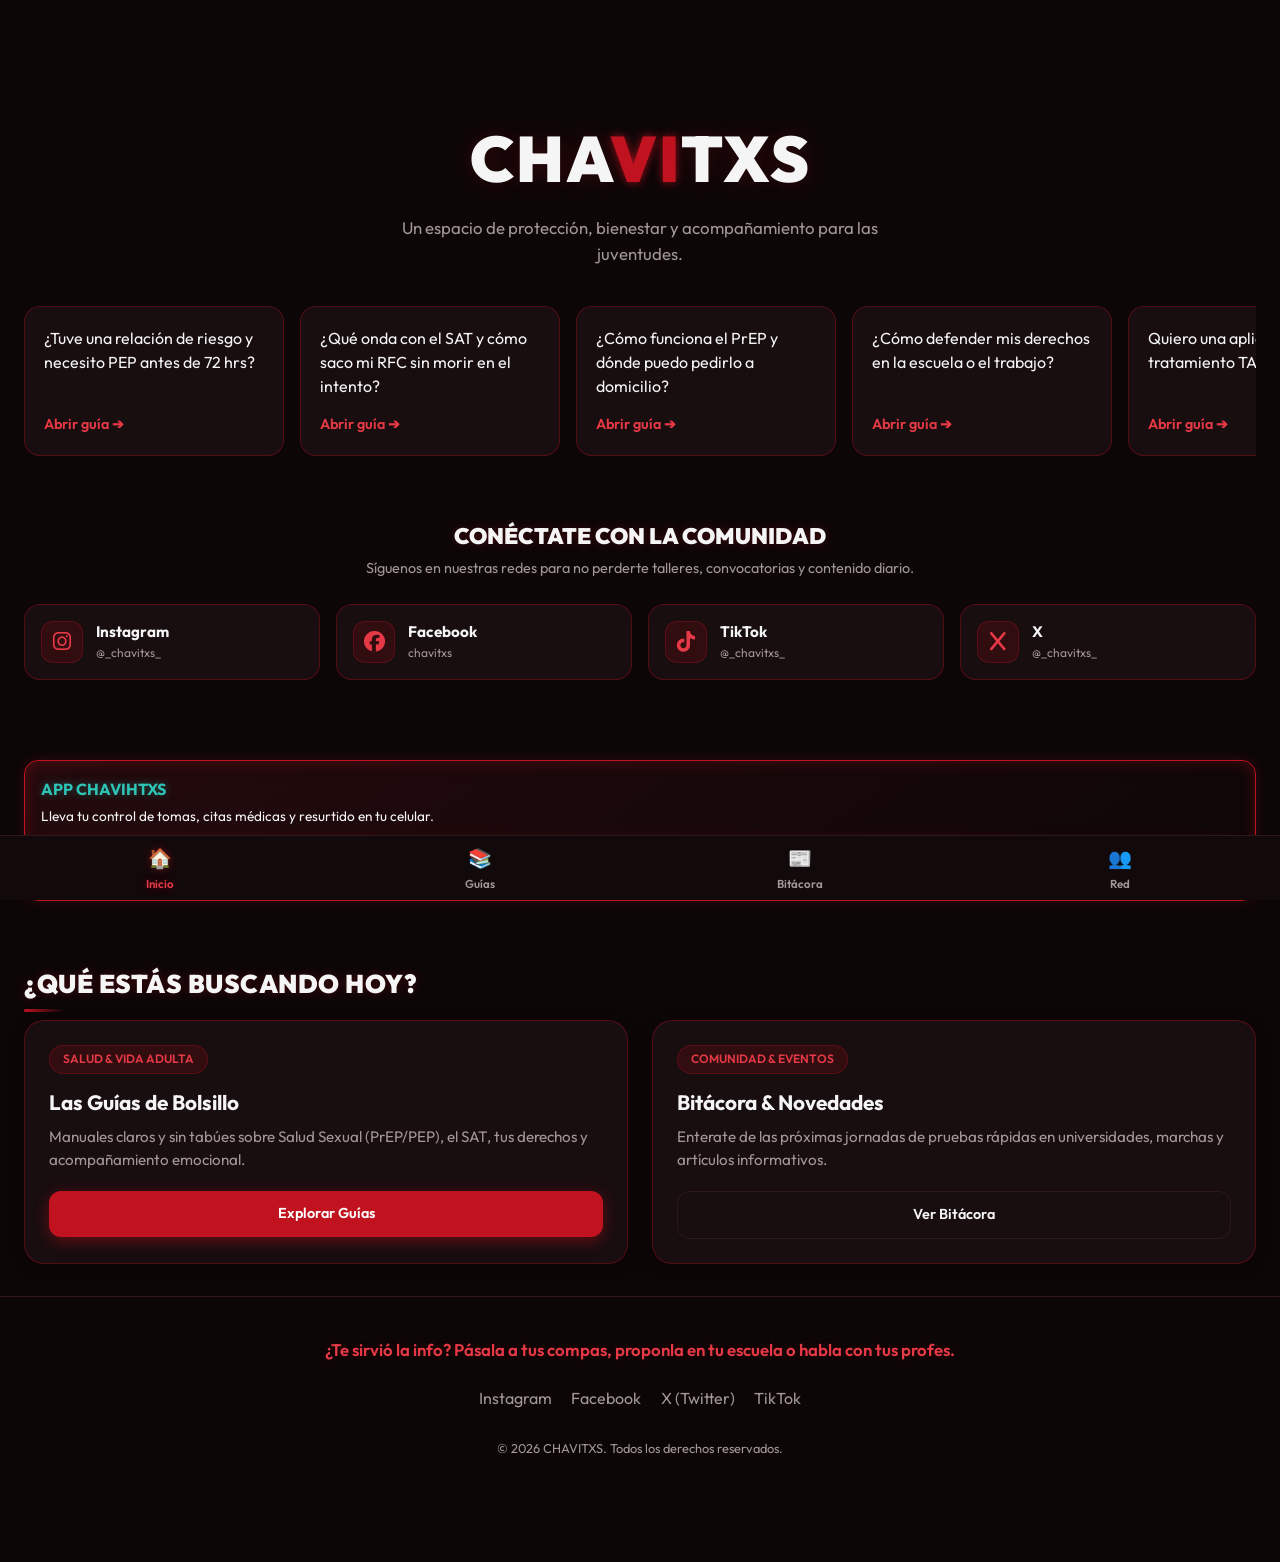
<file: index.html>
<!DOCTYPE html>
<html lang="es">
<head>
    <meta charset="UTF-8">
    <meta name="viewport" content="width=device-width, initial-scale=1.0">
    <title>CHAVITXS | Bienestar y Acompañamiento</title>
    <link rel="stylesheet" href="style.css">
    <link rel="preconnect" href="https://fonts.googleapis.com">
    <link rel="preconnect" href="https://fonts.gstatic.com" crossorigin>
    <link href="https://fonts.googleapis.com/css2?family=Outfit:wght@400;600;800;900&display=swap" rel="stylesheet">
    <link rel="stylesheet" href="https://cdnjs.cloudflare.com/ajax/libs/font-awesome/6.5.1/css/all.min.css">
    <link rel="icon" type="image/png" href="icon-512.png">
</head>
<body class="home-page">

    <!-- Header Fijo Superior -->
    <header class="main-header">
        <div class="logo">CHA<span class="highlight-vih">VI</span>TXS</div>
    </header>

    <main>
        <!-- MÓDULO A: Bienvenida y Carrusel Interactivo -->
        <section class="hero-section">
            <h1 class="hero-title">CHA<span class="highlight-vih">VI</span>TXS</h1>
            <p class="hero-slogan">Un espacio de protección, bienestar y acompañamiento para las juventudes.</p>

            <!-- Carrusel Automático de Preguntas Redirige a Páginas Dedicadas -->
            <div class="carousel-container">
                <div class="carousel-track" id="carouselTrack">
                    <a href="guias.html#pep" class="carousel-card">
                        <span>¿Tuve una relación de riesgo y necesito PEP antes de 72 hrs?</span>
                        <div class="card-btn">Abrir guía ➔</div>
                    </a>
                    <a href="guias.html#sat" class="carousel-card">
                        <span>¿Qué onda con el SAT y cómo saco mi RFC sin morir en el intento?</span>
                        <div class="card-btn">Abrir guía ➔</div>
                    </a>
                    <a href="guias.html#prep" class="carousel-card">
                        <span>¿Cómo funciona el PrEP y dónde puedo pedirlo a domicilio?</span>
                        <div class="card-btn">Abrir guía ➔</div>
                    </a>
                    <a href="guias.html#derechos" class="carousel-card">
                        <span>¿Cómo defender mis derechos en la escuela o el trabajo?</span>
                        <div class="card-btn">Abrir guía ➔</div>
                    </a>
                        <a href="guias.html#derechos" class="carousel-card">
                        <span>Quiero una aplicación para mi tratamiento TAR/PrEP</span>
                        <div class="card-btn">Abrir guía ➔</div>
                    </a>

                </div>
            </div>
        </section>

        <!-- SECCIÓN: Redes Sociales -->

       <section class="social-section">
    <h2 class="social-title">Conéctate con la Comunidad</h2>
    <p class="social-subtitle">Síguenos en nuestras redes para no perderte talleres, convocatorias y contenido diario.</p>
    
    <div class="social-grid">
        <a href="https://www.instagram.com/_chavitxs_/" target="_blank" class="social-card instagram">
            <div class="social-icon">
                <i class="fa-brands fa-instagram"></i>
            </div>
            <div class="social-info">
                <strong>Instagram</strong>
                <span>@_chavitxs_</span>
            </div>
        </a>

         <a href="https://www.facebook.com/people/Chavitxs/61594151217299/?locale=es_LA" target="_blank" class="social-card facebook">
            <div class="social-icon">
                <i class="fa-brands fa-facebook"></i>
            </div>
            <div class="social-info">
                <strong>Facebook</strong>
                <span>chavitxs</span>
            </div>
        </a>
        
        <a href="https://tiktok.com/@_chavitxs_?_r=1&_t=ZS-99bk2Ks4fkD" target="_blank" class="social-card tiktok">
            <div class="social-icon">
                <i class="fa-brands fa-tiktok"></i>
            </div>
            <div class="social-info">
                <strong>TikTok</strong>
                <span>@_chavitxs_</span>
            </div>
             <a href="https://x.com/_chavitxs_" target="_blank" class="social-card x">
            <div class="social-icon">
                <i class="fa-brands fa-x"></i>
            </div>
            <div class="social-info">
                <strong>X</strong>
                <span>@_chavitxs_</span>
            </div>
        </a>

    </div>

</section>

        <section class="section-container">
            <div class="pwa-box">  
                <h4>APP CHAVIHTXS</h4>  
                <p>Lleva tu control de tomas, citas médicas y resurtido en tu celular.</p>  
                <a href="https://chavitxscontactoficial-dot.github.io/CHAVIHTXS/" class="btn-primary">Abrir PWA de Salud</a>  
            </div>
        </section>

        <!-- Accesos Rápidos Principales -->
        <section class="section-container">
            <h2 class="section-title">¿Qué estás buscando hoy?</h2>
            <div class="grid-cards">
                
                <article class="info-card">
                    <span class="card-tag">Salud & Vida Adulta</span>
                    <h3>Las Guías de Bolsillo</h3>
                    <p>Manuales claros y sin tabúes sobre Salud Sexual (PrEP/PEP), el SAT, tus derechos y acompañamiento emocional.</p>
                    <a href="guias.html" class="btn-primary">Explorar Guías</a>
                </article>

                <article class="info-card">
                    <span class="card-tag">Comunidad & Eventos</span>
                    <h3>Bitácora & Novedades</h3>
                    <p>Enterate de las próximas jornadas de pruebas rápidas en universidades, marchas y artículos informativos.</p>
                    <a href="bitacora.html" class="btn-secondary">Ver Bitácora</a>
                </article>

            </div>
        </section>
    </main>

    <!-- FOOTER / CTA -->
    <footer class="main-footer">
        <p class="cta-text">¿Te sirvió la info? Pásala a tus compas, proponla en tu escuela o habla con tus profes.</p>
        <div class="social-links">
            <a href="https://www.instagram.com/_chavitxs_/">Instagram</a>
            <a href="https://www.facebook.com/people/Chavitxs/61594151217299/?locale=es_LA">Facebook</a>
            <a href="https://x.com/_chavitxs_">X (Twitter)</a>
            <a href="https://www.tiktok.com/@_chavitxs_?_r=1&_t=ZS-99bk2Ks4fkD">TikTok</a>
        </div>
        <p class="copy">© 2026 CHAVITXS. Todos los derechos reservados.</p>
    </footer>

    <!-- NAVBAR INFERIOR (Mapeado a las subpáginas reales) -->
    <nav class="bottom-nav">
        <a href="index.html" class="nav-item active">
            <span class="nav-icon">🏠</span>
            <span class="nav-label">Inicio</span>
        </a>
        <a href="guias.html" class="nav-item">
            <span class="nav-icon">📚</span>
            <span class="nav-label">Guías</span>
        </a>
        <a href="bitacora.html" class="nav-item">
            <span class="nav-icon">📰</span>
            <span class="nav-label">Bitácora</span>
        </a>
        <a href="red.html" class="nav-item">
            <span class="nav-icon">👥</span>
            <span class="nav-label">Red</span>
        </a>
    </nav>

    <script src="script.js"></script>
</body>
</html>
</file>
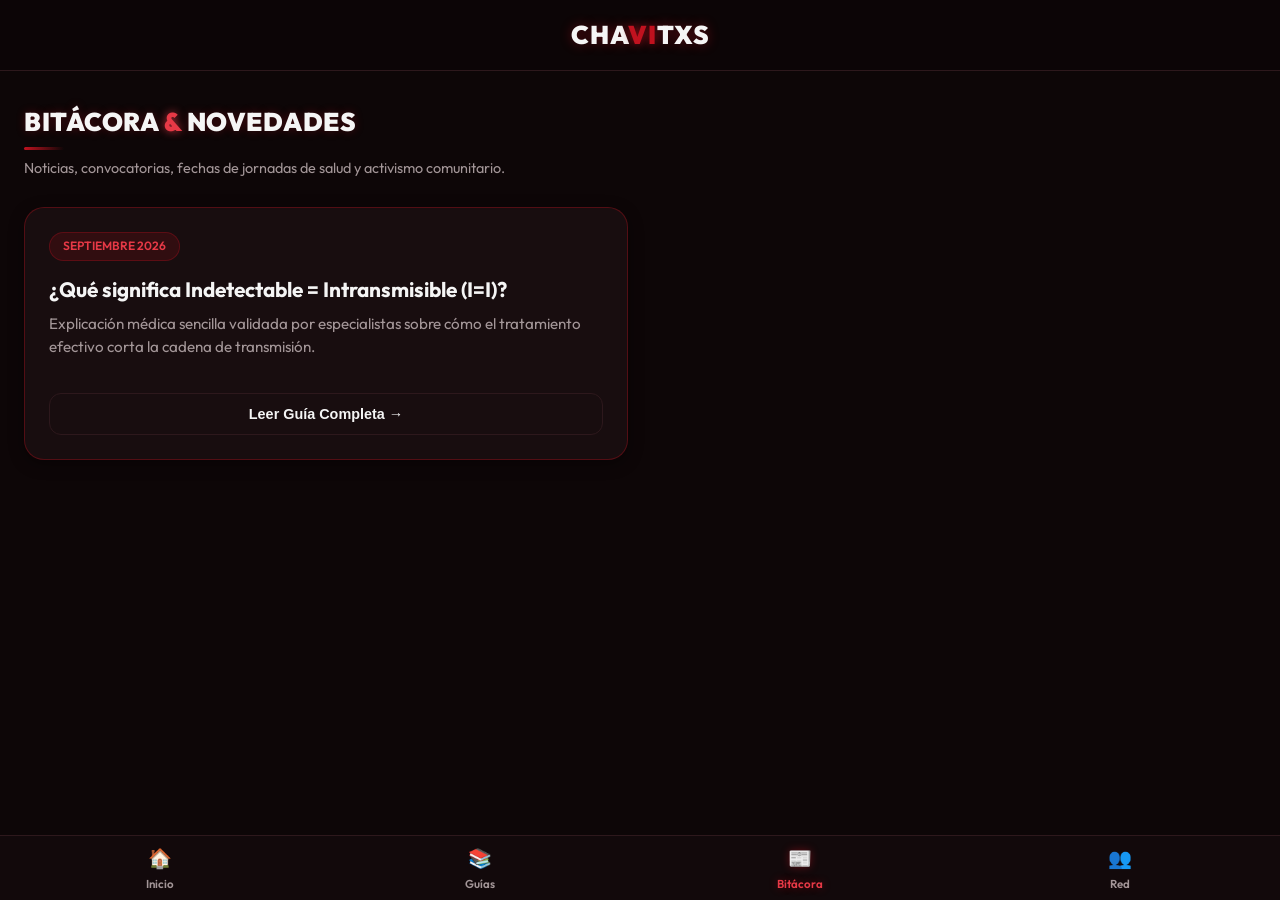
<file: bitacora.html>
<!DOCTYPE html>
<html lang="es">
<head>
    <meta charset="UTF-8">
    <meta name="viewport" content="width=device-width, initial-scale=1.0">
    <title>Bitácora & Novedades | CHAVITXS</title>
    <link rel="stylesheet" href="style.css">
    <link rel="preconnect" href="https://fonts.googleapis.com">
    <link rel="preconnect" href="https://fonts.gstatic.com" crossorigin>
    <link href="https://fonts.googleapis.com/css2?family=Outfit:wght@400;600;800;900&display=swap" rel="stylesheet">
    <link rel="icon" type="image/png" href="icon-512.png">
</head>
<body>

    <header class="main-header">
        <div class="logo">CHA<span class="highlight-vih">VI</span>TXS</div>
    </header>

    <main class="section-container">
        <h1 class="section-title">Bitácora <span class="accent">&</span> Novedades</h1>
        <p class="sub-subtitle">Noticias, convocatorias, fechas de jornadas de salud y activismo comunitario.</p>

        <div class="grid-cards">

            <article class="blog-card">
                <span class="blog-date">Septiembre 2026</span>
                <h3>¿Qué significa Indetectable = Intransmisible (I=I)?</h3>
                <p>Explicación médica sencilla validada por especialistas sobre cómo el tratamiento efectivo corta la cadena de transmisión.</p>
                <button onclick="mostrar-Guia('detalle-INDETECTABLE')" class="btn-secondary" style="margin-top: 15px; cursor: pointer;">
                    Leer Guía Completa →
                </button>
            </article>
        </div>
    </main>
    <!-- ================= PLANTILLA DE GUÍA DE BOLSILLO (Copia esto para cada nueva guía) ================= -->
    <div id="detalle-INDETECTABLE" style="display: none;">
      <!-- Botón para regresar a la lista general -->
      <button onclick="mostrarLista()" class="btn-secondary" style="margin-bottom: 20px; cursor: pointer; background: transparent; border: 1px solid rgba(255,255,255,0.2); color: #fff; padding: 8px 15px; border-radius: 8px;">
        ← Volver a las guías
      </button>

      <!-- Categoría (Ej: Salud Sexual, Vida Adulta, Protección) -->
      <span class="card-tag">Salud Sexual</span>
      
      <!-- Título Principal de la Guía -->
      <h1 class="section-title" style="text-align: left; font-size: 2rem; margin-top: 10px;">¿Qué significa ser Indetectable = Intransmisible (I=I) </h1>
      
      <!-- Subtítulo o Descripción Breve -->
      <p class="sub-subtitle" style="text-align: left; margin-bottom: 30px;">Cuando empezamos a hablar de VIH, uno de los primeros términos con los que nos encontramos es la indetectabilidad. Pero, ¿qué significa realmente en el día a día?</p>

      <!-- Contenedor de Preguntas Frecuentes (Acordeón) -->
      <div class="content-body" style="background: rgba(255,255,255,0.03); padding: 25px; border-radius: 12px; border: 1px solid rgba(255,255,255,0.08);">
          
          <!-- Pregunta 1 -->
          <details style="margin-bottom: 15px; border-bottom: 1px solid rgba(255,255,255,0.1); padding-bottom: 15px;">
              <summary style="color: #fff; font-weight: 600; cursor: pointer; font-size: 1.05rem;">
                (I=I)
              </summary>
              <p style="color: #ccc; line-height: 1.6; margin-top: 10px; padding-left: 10px;">
                Llegar a la indetectabilidad es uno de los principales objetivos cuando una persona inicia su Tratamiento Antirretroviral (TAR).

Para entenderlo mejor, vale la pena recordar cómo actúa el virus en el sistema inmunológico (te recomendamos echarle un ojo a nuestro artículo ¿Qué es el VIH? para profundizar). En resumen: a la cantidad de copias del virus presentes en la sangre la conocemos como carga viral.

Alcanzamos la indetectabilidad cuando esa carga viral se reduce a niveles tan bajos que las pruebas de laboratorio estándar ya no logran detectarla. Y aquí viene lo más importante: diversos estudios respaldados por la OMS han demostrado que, al mantener la carga viral indetectable de forma continua, la probabilidad de transmitir el virus por vía sexual es cero.
De ahí nace la fórmula I=I: Indetectable = Intransmisible.

Este hallazgo reafirma que puedes continuar con tu vida, tus planes y tu sexualidad de forma plena y tranquila. La única diferencia es que ahora sumas a tu rutina ciertos cuidados diarios que valen al cien por cien la pena para apapachar a tu cuerpo.
              </p>
          </details>

          <!-- Pregunta 2 -->
          <details style="margin-bottom: 15px; border-bottom: 1px solid rgba(255,255,255,0.1); padding-bottom: 15px;">
              <summary style="color: #fff; font-weight: 600; cursor: pointer; font-size: 1.05rem;">
                Lo que debes tener en cuenta al llegar a la indetectabilidad
              </summary>
              <p style="color: #ccc; line-height: 1.6; margin-top: 10px; padding-left: 10px;">
                I=I no es una cura: Estar indetectable no significa que el virus haya desaparecido por completo de tu cuerpo ni que debas suspender el tratamiento.

La constancia es la clave: Para mantenerte indetectable y proteger tu salud a largo plazo, es indispensable tomar tu tratamiento antirretroviral todos los días, sin interrupciones.

Seguimiento médico: Mantener al día tus análisis de laboratorio de rutina y tus consultas médicas asegurará que tu tratamiento siga funcionando al máximo.
              </p>
          </details>

          <!-- Pregunta 3 (Puedes duplicar este bloque <details> las veces que necesites) -->
          <details style="padding-bottom: 5px;">
              <summary style="color: #fff; font-weight: 600; cursor: pointer; font-size: 1.05rem;">
               Fuentes:
              </summary>
              <p style="color: #ccc; line-height: 1.6; margin-top: 10px; padding-left: 10px;">
                Estudio HPTN 052 (2011 - 2016): Fue el primer ensayo clínico multinacional en demostrar que el tratamiento antirretroviral temprano reduce el riesgo de transmisión sexual del VIH en parejas serodiscordantes (donde una persona vive con VIH y la otra no).Estudios PARTNER 1 y PARTNER 2 (2016 - 2019): Analizaron decenas de miles de actos sexuales sin condón entre parejas heterosexuales y parejas de hombres que tienen sexo con hombres (HSH) donde la pareja con VIH se mantenía indetectable. El resultado: cero transmisiones del virus.Estudio Opposites Attract (2017): Realizado en Australia, Tailandia y Brasil con parejas de hombres serodiscordantes, confirmó de manera concluyente que no existe transmisión del VIH cuando la carga viral está suprimida a niveles indetectables.Directrices y Notas Científicas de la OMS (2023): La Organización Mundial de la Salud reafirmó oficialmente que las personas que logran y mantienen una carga viral indetectable tienen un riesgo nulo de transmitir el VIH a sus parejas sexuales.
              </p>
          </details>

      </div>
    </div>


    <!-- Bottom Nav Activo en Bitácora -->
    <nav class="bottom-nav">
        <a href="index.html" class="nav-item">
            <span class="nav-icon">🏠</span>
            <span class="nav-label">Inicio</span>
        </a>
        <a href="guias.html" class="nav-item">
            <span class="nav-icon">📚</span>
            <span class="nav-label">Guías</span>
        </a>
        <a href="bitacora.html" class="nav-item active">
            <span class="nav-icon">📰</span>
            <span class="nav-label">Bitácora</span>
        </a>
        <a href="red.html" class="nav-item">
            <span class="nav-icon">👥</span>
            <span class="nav-label">Red</span>
        </a>
    </nav>

</body>
</html>
</file>
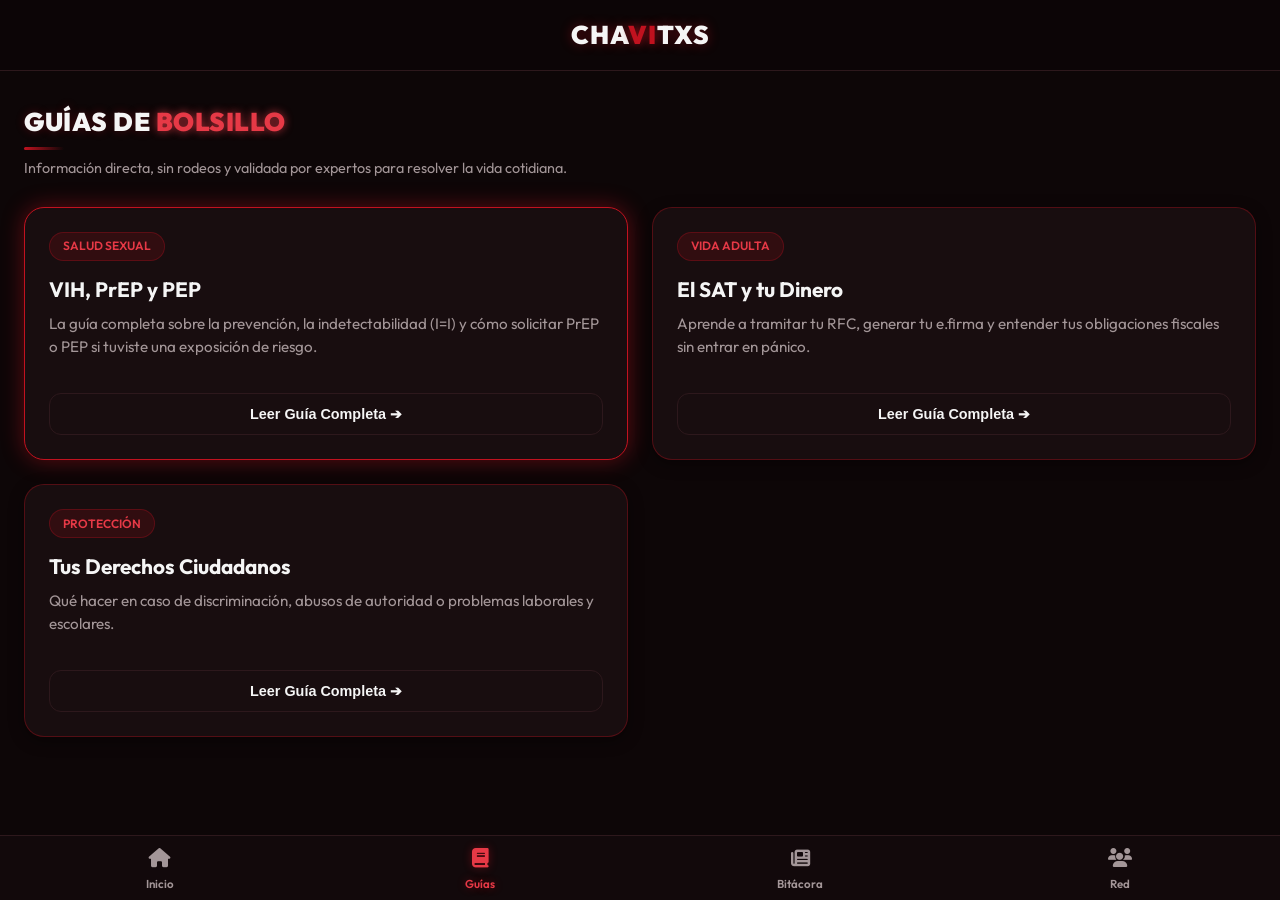
<file: guias.html>
<!DOCTYPE html>
<html lang="es">
<head>
    <meta charset="UTF-8">
    <meta name="viewport" content="width=device-width, initial-scale=1.0">
    <title>Guías de Bolsillo | CHAVITXS</title>
    <link rel="stylesheet" href="style.css">
    <link rel="stylesheet" href="https://cdnjs.cloudflare.com/ajax/libs/font-awesome/6.5.1/css/all.min.css">
    <link href="https://fonts.googleapis.com/css2?family=Outfit:wght@400;600;800;900&display=swap" rel="stylesheet">
</head>
<body>

  <header class="main-header">
    <div class="logo">CHA<span class="highlight-vih">VI</span>TXS</div>
  </header>

  <main class="section-container">

    <!-- ================= VISTA 1: LA LISTA DE GUÍAS ================= -->
    <div id="vista-lista">
      <h1 class="section-title">Guías de <span class="accent">Bolsillo</span></h1>
      <p class="sub-subtitle">Información directa, sin rodeos y validada por expertos para resolver la vida cotidiana.</p>

      <div class="grid-cards">
        <!-- Tarjeta VIH, PrEP y PEP -->
        <article id="prep" class="info-card highlight-card">
          <span class="card-tag">Salud Sexual</span>
          <h3>VIH, PrEP y PEP</h3>
          <p>La guía completa sobre la prevención, la indetectabilidad (I=I) y cómo solicitar PrEP o PEP si tuviste una exposición de riesgo.</p>
          <!-- Botón que cambia de vista en el mismo HTML -->
          <button onclick="mostrarGuia('detalle-vih')" class="btn-secondary" style="margin-top: 15px; cursor: pointer;">
            Leer Guía Completa ➔
          </button>
        </article>

        <article id="sat" class="info-card">
          <span class="card-tag">Vida Adulta</span>
          <h3>El SAT y tu Dinero</h3>
          <p>Aprende a tramitar tu RFC, generar tu e.firma y entender tus obligaciones fiscales sin entrar en pánico.</p>
          <!-- Cambiamos el enlace antiguo por el disparador de la función -->
          <button onclick="mostrarGuia('detalle-sat')" class="btn-secondary" style="margin-top: 15px; cursor: pointer;">
          Leer Guía Completa ➔
          </button>
        </article>

        <article id="derechos" class="info-card">
          <span class="card-tag">Protección</span>
          <h3>Tus Derechos Ciudadanos</h3>
          <p>Qué hacer en caso de discriminación, abusos de autoridad o problemas laborales y escolares.</p>
          <!-- Botón que activa la vista detallada de derechos -->
          <button onclick="mostrarGuia('detalle-derechos')" class="btn-secondary" style="margin-top: 15px; cursor: pointer;">
            Leer Guía Completa ➔
          </button>
        </article>
       
      </div>
    </div>

<!-- ===================================================
 VISTA 2: SALUDD SEXUAL.- EL DETALLE DE LA GUÍA (Oculto al inicio)
 =================================================== -->

    <div id="detalle-vih" style="display: none;">
      <!-- Botón para regresar a la lista de guías -->
      <button onclick="mostrarLista()" class="btn-secondary" style="margin-bottom: 20px; cursor: pointer; background: transparent; border: 1px solid rgba(255,255,255,0.2); color: #fff; padding: 8px 15px; border-radius: 8px;">
        ← Volver a las guías
      </button>

      <span class="card-tag">Salud Sexual</span>
      <h1 class="section-title" style="text-align: left; font-size: 2rem; margin-top: 10px;">VIH, PrEP y PEP</h1>
      <p class="sub-subtitle" style="text-align: left; margin-bottom: 30px;">La guía completa sobre la prevención, la indetectabilidad (I=I) y cómo solicitar PrEP o PEP si tuviste una exposición de riesgo.</p>

      <!-- AQUÍ PEGATELO -->
      <div class="content-body" style="background: rgba(255,255,255,0.03); padding: 25px; border-radius: 12px; border: 1px solid rgba(255,255,255,0.08);">
          
          <details style="margin-bottom: 15px; border-bottom: 1px solid rgba(255,255,255,0.1); padding-bottom: 15px;">
              <summary style="color: #fff; font-weight: 600; cursor: pointer; font-size: 1.05rem;">
                ¿Qué es el VIH y qué significa que sea Indetectable = Intransmisible (I=I)?
              </summary>
              <p style="color: #ccc; line-height: 1.6; margin-top: 10px; padding-left: 10px;">
                El Virus de la Inmunodeficiencia Humana (VIH) afecta las células del sistema inmunitario. Hoy en día, gracias a la ciencia, una persona con VIH que toma su tratamiento antirretroviral de forma correcta y mantiene su carga viral indetectable en la sangre <strong>no puede transmitir el virus por vía sexual (I=I)</strong>.
              </p>
          </details>

          <details style="margin-bottom: 15px; border-bottom: 1px solid rgba(255,255,255,0.1); padding-bottom: 15px;">
              <summary style="color: #fff; font-weight: 600; cursor: pointer; font-size: 1.05rem;">
                ¿Qué es la PrEP y cómo funciona para prevenirlo?
              </summary>
              <p style="color: #ccc; line-height: 1.6; margin-top: 10px; padding-left: 10px;">
                Es la Profilaxis Pre-Exposición. Consiste en el uso de medicamentos antirretrovirales por parte de personas <em>sin</em> VIH antes de una posible exposición para reducir drásticamente las probabilidades de contraer el virus.
              </p>
          </details>

          <details style="margin-bottom: 15px; border-bottom: 1px solid rgba(255,255,255,0.1); padding-bottom: 15px;">
              <summary style="color: #fff; font-weight: 600; cursor: pointer; font-size: 1.05rem;">
                ¿Tuve una relación de riesgo, qué es la PEP y a qué hora debo tomarla?
              </summary>
              <p style="color: #ccc; line-height: 1.6; margin-top: 10px; padding-left: 10px;">
                La PEP (Profilaxis Post-Exposición) es un tratamiento de emergencia de 28 días que debes tomar <em>después</em> de una exposición al virus. 
                <br><br>⚠️ <strong>El tiempo es vital:</strong> Debe iniciarse idealmente en las primeras <strong>24 a 36 horas</strong> posteriores al riesgo, y nunca después de las 72 horas.
              </p>
          </details>

          <details style="padding-bottom: 5px;">
              <summary style="color: #fff; font-weight: 600; cursor: pointer; font-size: 1.05rem;">
                ¿Dónde puedo solicitar PrEP o PEP de forma segura?
              </summary>
              <p style="color: #ccc; line-height: 1.6; margin-top: 10px; padding-left: 10px;">
                Puedes acudir a clínicas especializadas en salud sexual, centros de salud públicos con servicios amigables o clínicas especializadas (como las Clínicas Condesa) para recibir orientación médica, pruebas rápidas y acceso a tus tratamientos.
              </p>
          </details>

      </div>
      
    </div>
<!-- ================= VISTA DETALLE: EL SAT Y TU DINERO ================= -->
    <div id="detalle-sat" style="display: none;">
      <!-- Botón para regresar a la lista general -->
      <button onclick="mostrarLista()" class="btn-secondary" style="margin-bottom: 20px; cursor: pointer; background: transparent; border: 1px solid rgba(255,255,255,0.2); color: #fff; padding: 8px 15px; border-radius: 8px;">
        ← Volver a las guías
      </button>

      <span class="card-tag">Vida Adulta</span>
      <h1 class="section-title" style="text-align: left; font-size: 2rem; margin-top: 10px;">El SAT y tu Dinero</h1>
      <p class="sub-subtitle" style="text-align: left; margin-bottom: 30px;">Aprende a tramitar tu RFC, generar tu e.firma y entender tus obligaciones fiscales sin entrar en pánico.</p>

      <div class="content-body" style="background: rgba(255,255,255,0.03); padding: 25px; border-radius: 12px; border: 1px solid rgba(255,255,255,0.08);">
          
          <!-- Pregunta 1 -->
          <details style="margin-bottom: 15px; border-bottom: 1px solid rgba(255,255,255,0.1); padding-bottom: 15px;">
              <summary style="color: #fff; font-weight: 600; cursor: pointer; font-size: 1.05rem;">
                ¿Qué es el RFC y por qué lo voy a necesitar?
              </summary>
              <p style="color: #ccc; line-height: 1.6; margin-top: 10px; padding-left: 10px;">
                El Registro Federal de Contribuyentes (RFC) es una clave única que el gobierno utiliza para identificar a quienes realizan actividades económicas. Lo vas a necesitar sí o sí para entrar a trabajar formalmente, abrir cuentas bancarias, emitir facturas o cobrar becas institucionales.
              </p>
          </details>

          <!-- Pregunta 2 -->
          <details style="margin-bottom: 15px; border-bottom: 1px solid rgba(255,255,255,0.1); padding-bottom: 15px;">
              <summary style="color: #fff; font-weight: 600; cursor: pointer; font-size: 1.05rem;">
                ¿Cómo tramito mi RFC por primera vez?
              </summary>
              <p style="color: #ccc; line-height: 1.6; margin-top: 10px; padding-left: 10px;">
                Puedes agendar una cita directamente en el portal del SAT (en la sección "SAT ID" o citas presenciales). Necesitas tu CURP, un correo electrónico personal y una identificación oficial (INE o pasaporte vigente). Si eres mayor de edad, darte de alta es un derecho y una obligación sin costo.
              </p>
          </details>

          <!-- Pregunta 3 -->
          <details style="margin-bottom: 15px; border-bottom: 1px solid rgba(255,255,255,0.1); padding-bottom: 15px;">
              <summary style="color: #fff; font-weight: 600; cursor: pointer; font-size: 1.05rem;">
                ¿Qué es la e.firma (firma electrónica) y para qué sirve?
              </summary>
              <p style="color: #ccc; line-height: 1.6; margin-top: 10px; padding-left: 10px;">
                Es un archivo digital cifrado que funciona como tu firma autógrafa pero en internet. Te permite firmar contratos de trabajo, realizar trámites pesados sin hacer filas y presentar tus declaraciones de impuestos con seguridad jurídica. Se tramita obligatoriamente de forma presencial en las oficinas del SAT.
              </p>
          </details>

          <!-- Pregunta 4 -->
          <details style="padding-bottom: 5px;">
              <summary style="color: #fff; font-weight: 600; cursor: pointer; font-size: 1.05rem;">
                ¿Qué pasa si trabajo por honorarios o freelance?
              </summary>
              <p style="color: #ccc; line-height: 1.6; margin-top: 10px; padding-left: 10px;">
                Tendrás que emitir Comprobantes Fiscales Digitales por Internet (facturas) a tus clientes cada que te paguen y realizar tus declaraciones mensuales o anuales. No le temas: llevar el control básico de tus ingresos te evita multas y te ayuda a comprobar tus propios ingresos.
              </p>
          </details>

      </div>
    </div>
    
<!-- ================= VISTA DETALLE: TUS DERECHOS CIUDADANOS ================= -->
    <div id="detalle-derechos" style="display: none;">
      <!-- Botón para regresar a la lista general -->
      <button onclick="mostrarLista()" class="btn-secondary" style="margin-bottom: 20px; cursor: pointer; background: transparent; border: 1px solid rgba(255,255,255,0.2); color: #fff; padding: 8px 15px; border-radius: 8px;">
        ← Volver a las guías
      </button>

      <span class="card-tag">Protección</span>
      <h1 class="section-title" style="text-align: left; font-size: 2rem; margin-top: 10px;">Tus Derechos Ciudadanos</h1>
      <p class="sub-subtitle" style="text-align: left; margin-bottom: 30px;">Qué hacer en caso de discriminación, abusos de autoridad o problemas laborales y escolares.</p>

      <div class="content-body" style="background: rgba(255,255,255,0.03); padding: 25px; border-radius: 12px; border: 1px solid rgba(255,255,255,0.08);">
          
          <!-- Pregunta 1 -->
          <details style="margin-bottom: 15px; border-bottom: 1px solid rgba(255,255,255,0.1); padding-bottom: 15px;">
              <summary style="color: #fff; font-weight: 600; cursor: pointer; font-size: 1.05rem;">
                ¿Qué hago si sufro discriminación o acoso en la escuela o el trabajo?
              </summary>
              <p style="color: #ccc; line-height: 1.6; margin-top: 10px; padding-left: 10px;">
                Primero: **documenta todo**. Guarda mensajes, correos, fechas, nombres de testigos y cualquier evidencia. No estás solo ni sola; acércate a las defensorías de derechos universitarios, recursos humanos (si el trato es formal) o instituciones públicas como el CONAPRED para recibir asesoría jurídica y psicológica sin costo.
              </p>
          </details>

          <!-- Pregunta 2 -->
          <details style="margin-bottom: 15px; border-bottom: 1px solid rgba(255,255,255,0.1); padding-bottom: 15px;">
              <summary style="color: #fff; font-weight: 600; cursor: pointer; font-size: 1.05rem;">
                ¿Cuáles son mis derechos básicos si trabajo (formalmente)?
              </summary>
              <p style="color: #ccc; line-height: 1.6; margin-top: 10px; padding-left: 10px;">
                Por ley te corresponden un contrato por escrito, pago de aguinaldo, vacaciones pagadas desde el primer año, reparto de utilidades, inscripción obligatoria al IMSS y jornadas laborales que no excedan los máximos legales sin su respectivo pago de horas extra. Ningún jefe puede retenerte pagos arbitrariamente.
              </p>
          </details>

          <!-- Pregunta 3 -->
          <details style="margin-bottom: 15px; border-bottom: 1px solid rgba(255,255,255,0.1); padding-bottom: 15px;">
              <summary style="color: #fff; font-weight: 600; cursor: pointer; font-size: 1.05rem;">
                ¿Qué hacer ante un abuso de autoridad por parte de la policía o funcionarios?
              </summary>
              <p style="color: #ccc; line-height: 1.6; margin-top: 10px; padding-left: 10px;">
                Mantén la calma, no caigas en provocaciones y evita agredir física o verbalmente. Tienes derecho a preguntar el motivo de la detención o revisión, a grabar con tu celular (es completamente legal en la vía pública) y a exigir una llamada para avisarle a una persona de confianza o abogado.
              </p>
          </details>

          <!-- Pregunta 4 -->
          <details style="padding-bottom: 5px;">
              <summary style="color: #fff; font-weight: 600; cursor: pointer; font-size: 1.05rem;">
                ¿Dónde puedo denunciar o pedir apoyo legal gratuito?
              </summary>
              <p style="color: #ccc; line-height: 1.6; margin-top: 10px; padding-left: 10px;">
                Puedes acudir a la Procuraduría de la Defensa del Trabajo (PRODET) para temas laborales, a las comisiones de derechos humanos locales o federales, o a defensorías públicas comunitarias que brindan acompañamiento legal a jóvenes.
              </p>
          </details>

      </div>
    </div>

  </main>

  <!-- Bottom Nav Unificada -->
  <nav class="bottom-nav">
    <a href="index.html" class="nav-item">
      <span class="nav-icon"><i class="fa-solid fa-house"></i></span>
      <span class="nav-label">Inicio</span>
    </a>
    <a href="guias.html" class="nav-item active">
      <span class="nav-icon"><i class="fa-solid fa-book"></i></span>
      <span class="nav-label">Guías</span>
    </a>
    <a href="bitacora.html" class="nav-item">
      <span class="nav-icon"><i class="fa-solid fa-newspaper"></i></span>
      <span class="nav-label">Bitácora</span>
    </a>
    <a href="red.html" class="nav-item">
      <span class="nav-icon"><i class="fa-solid fa-users"></i></span>
      <span class="nav-label">Red</span>
    </a>
  </nav>

  <!-- Script para alternar las vistas dentro del mismo archivo -->
  <script>
    function mostrarGuia(idDetalle) {
      document.getElementById('vista-lista').style.display = 'none';
      document.getElementById(idDetalle).style.display = 'block';
      window.scrollTo(0, 0); // Sube al inicio de la página automáticamente
    }

    function mostrarLista() {
      document.getElementById('detalle-vih').style.display = 'none';
      document.getElementById('vista-lista').style.display = 'block';
      window.scrollTo(0, 0);
    }
  </script>
</body>
</html>



<!-- ================= PLANTILLA DE GUÍA DE BOLSILLO (Copia esto para cada nueva guía) ================= -->
    <div id="detalle-[ID-DE-LA-GUIA]" style="display: none;">
      <!-- Botón para regresar a la lista general -->
      <button onclick="mostrarLista()" class="btn-secondary" style="margin-bottom: 20px; cursor: pointer; background: transparent; border: 1px solid rgba(255,255,255,0.2); color: #fff; padding: 8px 15px; border-radius: 8px;">
        ← Volver a las guías
      </button>

      <!-- Categoría (Ej: Salud Sexual, Vida Adulta, Protección) -->
      <span class="card-tag">[CATEGORÍA DE LA GUÍA]</span>
      
      <!-- Título Principal de la Guía -->
      <h1 class="section-title" style="text-align: left; font-size: 2rem; margin-top: 10px;">[Título Principal de la Guía]</h1>
      
      <!-- Subtítulo o Descripción Breve -->
      <p class="sub-subtitle" style="text-align: left; margin-bottom: 30px;">[Breve descripción general sobre de qué trata esta guía y por qué es útil.]</p>

      <!-- Contenedor de Preguntas Frecuentes (Acordeón) -->
      <div class="content-body" style="background: rgba(255,255,255,0.03); padding: 25px; border-radius: 12px; border: 1px solid rgba(255,255,255,0.08);">
          
          <!-- Pregunta 1 -->
          <details style="margin-bottom: 15px; border-bottom: 1px solid rgba(255,255,255,0.1); padding-bottom: 15px;">
              <summary style="color: #fff; font-weight: 600; cursor: pointer; font-size: 1.05rem;">
                [¿Pregunta clave número 1?]
              </summary>
              <p style="color: #ccc; line-height: 1.6; margin-top: 10px; padding-left: 10px;">
                [Respuesta directa, clara y validada sin rodeos para esta pregunta...]
              </p>
          </details>

          <!-- Pregunta 2 -->
          <details style="margin-bottom: 15px; border-bottom: 1px solid rgba(255,255,255,0.1); padding-bottom: 15px;">
              <summary style="color: #fff; font-weight: 600; cursor: pointer; font-size: 1.05rem;">
                [¿Pregunta clave número 2?]
              </summary>
              <p style="color: #ccc; line-height: 1.6; margin-top: 10px; padding-left: 10px;">
                [Respuesta directa para la segunda pregunta...]
              </p>
          </details>

          <!-- Pregunta 3 (Puedes duplicar este bloque <details> las veces que necesites) -->
          <details style="padding-bottom: 5px;">
              <summary style="color: #fff; font-weight: 600; cursor: pointer; font-size: 1.05rem;">
                [¿Pregunta clave número 3 o paso a paso final?]
              </summary>
              <p style="color: #ccc; line-height: 1.6; margin-top: 10px; padding-left: 10px;">
                [Respuesta final o conclusión de la guía...]
              </p>
          </details>

      </div>
    </div>
</file>
<file: style.css>
:root {
    --bg-color: #0d0607;
    --card-bg: #180d0f;
    --card-border: #2d181c;
    --text-color: #f5f5f5;
    --text-muted: #a39698;
    --primary-red: #8b0000;
    --highlight-pink: #e63946;
    --vih-accent: #c1121f;
    --green-neon: #2ec4b6;
    --red-glow: rgba(193, 18, 31, 0.45);
    --red-glow-soft: rgba(193, 18, 31, 0.2);
    --font-main: 'Outfit', sans-serif;
}

* {
    box-sizing: border-box;
    margin: 0;
    padding: 0;
}

html {
    scroll-behavior: smooth;
}

body {
    background-color: var(--bg-color);
    color: var(--text-color);
    font-family: var(--font-main);
    line-height: 1.5;
    padding-bottom: 80px;
}

/* Header Navbar Superior */
.main-header {
  display: flex;  
  justify-content: center;  
  align-items: center;  
  padding: 1rem 1.5rem;  
  background-color: rgba(13, 6, 7, 0.95);  
  position: sticky;  
  top: 0;  
  z-index: 90;  
  border-bottom: 1px solid var(--card-border);  
  backdrop-filter: blur(8px);  

  /* Oculto por defecto con transición suave */
  opacity: 0;
  visibility: hidden;
  transform: translateY(-100%);
  transition: opacity 0.3s ease, transform 0.3s ease, visibility 0.3s ease;
}

/* Clase para mostrar el header cuando el usuario hace scroll */
.main-header.visible {
  opacity: 1;
  visibility: visible;
  transform: translateY(0);
}

/* En páginas secundarias que NO tienen el H1 "CHAVITXS", se puede forzar que sea visible desde el inicio */
body:not(.home-page) .main-header {
  opacity: 1;
  visibility: visible;
  transform: translateY(0);
}

.logo {
    font-size: 1.6rem;
    font-weight: 900;
    letter-spacing: 1px;
    text-shadow: 0 0 12px var(--red-glow);
}

.highlight-vih {
    color: var(--vih-accent);
    text-shadow: 0 0 10px rgba(193, 18, 31, 0.8);
}

/* Hero Section */
.hero-section {
    padding: 2.5rem 1.5rem 1.5rem;
    text-align: center;
}

.hero-title {
    font-size: 4rem;
    font-weight: 900;
    margin-bottom: 0.5rem;
    text-shadow: 0 0 20px var(--red-glow-soft);
    letter-spacing: 2px;
}

.hero-slogan {
    color: var(--text-muted);
    font-size: 1.05rem;
    max-width: 500px;
    margin: 0 auto 2rem;
}

/* Carousel Automático */
.carousel-container {
    overflow: hidden;
    width: 100%;
    padding: 0.5rem 0;
}

.carousel-track {
    display: flex;
    gap: 1rem;
    width: max-content;
    animation: scroll 22s linear infinite;
}

.carousel-track:hover {
    animation-play-state: paused;
}

.carousel-card {
    background: var(--card-bg);
    border: 1px solid rgba(193, 18, 31, 0.35);
    border-radius: 16px;
    padding: 1.2rem;
    width: 260px;
    text-align: left;
    text-decoration: none;
    color: var(--text-color);
    display: flex;
    flex-direction: column;
    justify-content: space-between;
    transition: transform 0.3s ease, box-shadow 0.3s ease, border-color 0.3s ease;
}

.carousel-card:hover {
    border-color: var(--vih-accent);
    box-shadow: 0 0 18px var(--red-glow-soft);
    transform: translateY(-3px);
}

.card-btn {
    margin-top: 1rem;
    color: var(--highlight-pink);
    font-weight: 600;
    font-size: 0.9rem;
}

@keyframes scroll {
    0% { transform: translateX(0); }
    100% { transform: translateX(-50%); }
}

/* Layout General de Secciones */
.section-container {
    padding: 2rem 1.5rem;
}

/* Títulos de Sección Rediseñados */
.section-title {
    font-size: 1.6rem;
    font-weight: 900;
    text-transform: uppercase;
    letter-spacing: 0.5px;
    color: var(--text-color);
    margin-bottom: 0.5rem;
    display: inline-block;
    position: relative;
    text-shadow: 0 0 10px rgba(193, 18, 31, 0.3);
}

.section-title span.accent {
    color: var(--highlight-pink);
    text-shadow: 0 0 8px rgba(230, 57, 70, 0.8);
}

.section-title::after {
    content: '';
    display: block;
    width: 40px;
    height: 3px;
    background: linear-gradient(90deg, var(--vih-accent), transparent);
    border-radius: 2px;
    margin-top: 0.3rem;
}

.sub-subtitle {
    color: var(--text-muted);
    font-size: 0.9rem;
    line-height: 1.4;
    margin-bottom: 1.8rem;
}

.grid-cards, .collab-grid {
    display: grid;
    grid-template-columns: 1fr;
    gap: 1.5rem;
}

/* Tarjetas Generales */
.info-card, .blog-card, .collab-box {
    background-color: var(--card-bg);
    border: 1px solid rgba(193, 18, 31, 0.35);
    border-radius: 20px;
    padding: 1.5rem;
    box-shadow: 0 4px 15px rgba(0, 0, 0, 0.4);
    transition: transform 0.3s ease, box-shadow 0.3s ease, border-color 0.3s ease;
}

.info-card:hover, .blog-card:hover, .collab-box:hover {
    border-color: var(--vih-accent);
    box-shadow: 0 0 20px var(--red-glow-soft);
    transform: translateY(-2px);
}

.card-tag, .blog-date {
    background-color: rgba(193, 18, 31, 0.15);
    border: 1px solid rgba(193, 18, 31, 0.3);
    color: var(--highlight-pink);
    font-size: 0.75rem;
    font-weight: 600;
    padding: 0.3rem 0.8rem;
    border-radius: 20px;
    text-transform: uppercase;
    display: inline-block;
}

.info-card h3, .blog-card h3, .collab-box h3 {
    margin: 0.8rem 0 0.5rem;
    font-size: 1.3rem;
}

.info-card p, .blog-card p, .collab-box p {
    color: var(--text-muted);
    font-size: 0.95rem;
    margin-bottom: 1.2rem;
}

/* Tarjeta Destacada de Salud */
.highlight-card {
    border: 1px solid var(--vih-accent) !important;
    box-shadow: 0 0 22px var(--red-glow) !important;
}

/* Caja PWA */
.pwa-box {
    background: linear-gradient(145deg, #240a0d, #0d0607);
    border: 1px solid var(--vih-accent);
    border-radius: 14px;
    padding: 1rem;
    margin-top: 1rem;
    box-shadow: inset 0 0 15px rgba(193, 18, 31, 0.3), 0 0 12px var(--red-glow-soft);
}

.pwa-box h4 {
    color: var(--green-neon);
    margin-bottom: 0.3rem;
    text-shadow: 0 0 8px rgba(46, 196, 182, 0.4);
}

.pwa-box p {
    font-size: 0.85rem;
    margin-bottom: 0.8rem;
}

/* Botones */
.btn-primary, .btn-secondary {
    display: inline-block;
    padding: 0.75rem 1.2rem;
    border-radius: 12px;
    text-decoration: none;
    font-weight: 600;
    font-size: 0.9rem;
    cursor: pointer;
    border: none;
    width: 100%;
    text-align: center;
    transition: all 0.3s ease;
}

.btn-primary {
    background-color: var(--vih-accent);
    color: white;
    box-shadow: 0 4px 15px var(--red-glow);
}

.btn-primary:hover {
    background-color: var(--highlight-pink);
    box-shadow: 0 6px 20px rgba(230, 57, 70, 0.6);
}

.btn-secondary {
    background-color: transparent;
    border: 1px solid var(--card-border);
    color: var(--text-color);
}

.btn-secondary:hover {
    border-color: var(--vih-accent);
    color: white;
}

/* Bottom Navigation Bar Fijo Abajo */
.bottom-nav {
    position: fixed;
    bottom: 0;
    left: 0;
    width: 100%;
    height: 65px;
    background-color: #12090b;
    border-top: 1px solid var(--card-border);
    display: flex;
    justify-content: space-around;
    align-items: center;
    z-index: 1000;
}

.nav-item {
    display: flex;
    flex-direction: column;
    align-items: center;
    justify-content: center;
    color: var(--text-muted);
    text-decoration: none;
    font-size: 0.72rem;
    font-weight: 600;
    width: 25%;
    height: 100%;
}

.nav-icon {
    font-size: 1.2rem;
    margin-bottom: 2px;
}

.nav-item.active {
    color: var(--highlight-pink);
    text-shadow: 0 0 8px var(--red-glow);
}

/* Footer */
.main-footer {
    padding: 2.5rem 1.5rem 1.5rem;
    border-top: 1px solid var(--card-border);
    text-align: center;
}

.cta-text {
    font-size: 1.05rem;
    font-weight: 600;
    color: var(--highlight-pink);
    margin-bottom: 1.5rem;
    text-shadow: 0 0 10px var(--red-glow-soft);
}

.social-links {
    display: flex;
    justify-content: center;
    gap: 1.2rem;
    margin-bottom: 1.8rem;
}

.social-links a {
    color: var(--text-muted);
    text-decoration: none;
    transition: color 0.2s ease;
}

.social-links a:hover {
    color: var(--text-color);
}

.copy {
    font-size: 0.8rem;
    color: var(--text-muted);
}

/* Responsivo para Pantallas Medianas / Grandes */
@media (min-width: 768px) {
    .grid-cards, .collab-grid { 
        grid-template-columns: repeat(2, 1fr); 
    }
}

/* Sección de Redes Sociales en Portada */
.social-section {
    padding: 2rem 1.5rem;
    text-align: center;
}

.social-title {
    font-size: 1.4rem;
    font-weight: 900;
    text-transform: uppercase;
    color: var(--text-color);
    margin-bottom: 0.3rem;
    text-shadow: 0 0 10px rgba(193, 18, 31, 0.3);
}

.social-subtitle {
    color: var(--text-muted);
    font-size: 0.9rem;
    margin-bottom: 1.5rem;
}

.social-grid {
    display: grid;
    grid-template-columns: repeat(2, 1fr);
    gap: 1rem;
}

.social-card {
    background-color: var(--card-bg);
    border: 1px solid rgba(193, 18, 31, 0.35);
    border-radius: 16px;
    padding: 1rem;
    display: flex;
    align-items: center;
    gap: 0.8rem;
    text-decoration: none;
    color: var(--text-color);
    transition: transform 0.3s ease, box-shadow 0.3s ease, border-color 0.3s ease;
}

.social-card:hover {
    border-color: var(--vih-accent);
    box-shadow: 0 0 18px var(--red-glow-soft);
    transform: translateY(-2px);
}

/* Íconos Vectoriales con Tamaño Fijo y Colores Oficiales */
.social-icon {
    font-size: 1.3rem;
    background: rgba(193, 18, 31, 0.15);
    border: 1px solid rgba(193, 18, 31, 0.3);
    border-radius: 12px;
    min-width: 42px;
    height: 42px;
    display: flex;
    align-items: center;
    justify-content: center;
    color: var(--highlight-pink);
    transition: all 0.3s ease;
}

/* Colores Neón Personalizados al Hover */
.social-card.instagram:hover .social-icon {
    color: #e1306c;
    border-color: #e1306c;
    box-shadow: 0 0 12px rgba(225, 48, 108, 0.5);
}

.social-card.tiktok:hover .social-icon {
    color: #25f4ee;
    border-color: #25f4ee;
    box-shadow: 0 0 12px rgba(37, 244, 238, 0.5);
}

.social-card.whatsapp:hover .social-icon {
    color: #25d366;
    border-color: #25d366;
    box-shadow: 0 0 12px rgba(37, 211, 102, 0.5);
}

.social-card.telegram:hover .social-icon {
    color: #0088cc;
    border-color: #0088cc;
    box-shadow: 0 0 12px rgba(0, 136, 204, 0.5);
}

.social-info {
    display: flex;
    flex-direction: column;
    text-align: left;
}

.social-info strong {
    font-size: 0.95rem;
    color: var(--text-color);
}

.social-info span {
    font-size: 0.75rem;
    color: var(--text-muted);
}

/* Ajuste Responsivo para escritorio */
@media (min-width: 768px) {
    .social-grid {
        grid-template-columns: repeat(4, 1fr);
    }
}

/* Tarjeta de Perfil en Intranet */
.profile-card {
    background: linear-gradient(145deg, #240a0d, #180d0f);
    border: 1px solid var(--vih-accent);
    border-radius: 20px;
    padding: 1.5rem;
    display: flex;
    justify-content: space-between;
    align-items: center;
    margin-bottom: 2rem;
    box-shadow: 0 0 20px var(--red-glow-soft);
}

.profile-info h2 {
    font-size: 1.3rem;
    font-weight: 800;
    margin-top: 0.3rem;
}

.profile-info p {
    color: var(--text-muted);
    font-size: 0.85rem;
}

.btn-logout {
    background: rgba(193, 18, 31, 0.2);
    border: 1px solid var(--vih-accent);
    color: var(--highlight-pink);
    padding: 0.6rem 1rem;
    border-radius: 12px;
    cursor: pointer;
    font-weight: 600;
    font-size: 0.85rem;
    transition: all 0.3s ease;
}

.btn-logout:hover {
    background: var(--vih-accent);
    color: white;
}

.card-icon-top {
    font-size: 1.8rem;
    color: var(--highlight-pink);
    margin-bottom: 0.8rem;
    text-shadow: 0 0 10px var(--red-glow);
}

/* Estilos para el Panel de Intranet */
.full-width-card {
  grid-column: 1 / -1;
  width: 100% !important;
  min-width: 0 !important; /* Libera el bloqueo de CSS Grid */
  overflow: hidden !important; /* Mantiene el borde redondeado */
}

.card-header-title,
.card-header-clean {
  display: flex;
  align-items: center;
  gap: 0.8rem;
  margin-bottom: 0.8rem;
}

.card-icon-top {
  font-size: 1.5rem;
  color: var(--highlight-pink);
}

.plans-grid {
  display: grid;
  grid-template-columns: repeat(auto-fit, minmax(240px, 1fr));
  gap: 1.2rem;
  margin-top: 1rem;
}

.plan-box {
  background: rgba(0, 0, 0, 0.3);
  border: 1px solid var(--card-border);
  border-radius: 12px;
  padding: 1rem;
}

.plan-box h4 {
  color: var(--green-neon);
  font-size: 1rem;
  margin-bottom: 0.6rem;
  display: flex;
  align-items: center;
  gap: 0.5rem;
}

.plan-box ul {
  padding-left: 1.2rem;
  font-size: 0.85rem;
  color: var(--text-muted);
}

.plan-box li {
  margin-bottom: 0.4rem;
}

/* Formulario e Inputs de Intranet */
.intranet-input, .intranet-textarea {
  width: 100%;
  padding: 0.75rem;
  background-color: rgba(0, 0, 0, 0.4);
  border: 1px solid var(--card-border);
  border-radius: 10px;
  color: var(--text-color);
  font-family: var(--font-main);
  font-size: 0.9rem;
  margin-bottom: 0.8rem;
}

.intranet-input:focus, .intranet-textarea:focus {
  outline: none;
  border-color: var(--vih-accent);
}

/* Listas de Insumos y Pendientes */
.stock-list, .task-list {
  list-style: none;
  padding: 0;
  display: flex;
  flex-direction: column;
  gap: 0.8rem;
  margin-top: 1rem;
}

.stock-item {
  display: flex;
  justify-content: space-between;
  align-items: center;
  font-size: 0.9rem;
  padding-bottom: 0.5rem;
  border-bottom: 1px solid rgba(255, 255, 255, 0.05);
}

.badge {
  font-size: 0.75rem;
  padding: 0.2rem 0.6rem;
  border-radius: 8px;
  background: rgba(46, 196, 182, 0.2);
  color: var(--green-neon);
}

.badge.warning {
  background: rgba(193, 18, 31, 0.2);
  color: var(--highlight-pink);
}

.task-item {
  display: flex;
  align-items: center;
  gap: 0.8rem;
  font-size: 0.9rem;
  color: var(--text-muted);
}

.task-item input[type="checkbox"] {
  accent-color: var(--vih-accent);
  width: 18px;
  height: 18px;
}

/* --- PESTAÑAS (TABS) DESLIZABLES EN MÓVIL --- */
.tab-nav {
  display: flex !important;
  flex-direction: row !important;
  justify-content: flex-start !important;
  align-items: center !important;
  gap: 0.6rem !important;
  width: 100% !important;
  max-width: 100% !important;
  overflow-x: scroll !important; /* OBLIGA el scroll horizontal */
  overflow-y: hidden !important;
  padding: 0.4rem 0 0.8rem 0 !important;
  margin-bottom: 1rem !important;
  border-bottom: 1px solid var(--card-border) !important;
  -webkit-overflow-scrolling: touch; /* Scroll fluido en iPhone/Android */
  scrollbar-width: none; /* Firefox */
}

/* Ocultar barra gráfica fea */
.tab-nav::-webkit-scrollbar {
  display: none !important;
  width: 0 !important;
  height: 0 !important;
}

.tab-btn {
  display: inline-flex !important;
  align-items: center !important;
  justify-content: center !important;
  gap: 0.4rem !important;
  flex: 0 0 auto !important; /* CRÍTICO: Evita que el botón se aplaste */
  width: auto !important;
  min-width: max-content !important; /* Obliga a tomar el tamaño del texto */
  padding: 0.5rem 1rem !important;
  border-radius: 20px !important;
  background: rgba(255, 255, 255, 0.05) !important;
  border: 1px solid var(--card-border) !important;
  color: var(--text-muted) !important;
  font-family: var(--font-main) !important;
  font-size: 0.82rem !important;
  font-weight: 600 !important;
  white-space: nowrap !important;
  cursor: pointer !important;
}

.tab-btn.active {
  background: var(--vih-accent) !important;
  color: #ffffff !important;
  border-color: var(--vih-accent) !important;
  box-shadow: 0 0 12px var(--red-glow) !important;
}

.tab-btn:hover {
  background: rgba(193, 18, 31, 0.25);
  border-color: var(--vih-accent);
  color: var(--text-color);
}

.tab-content {
  display: none;
}

.tab-content.active {
  display: block;
}

/* Listas Limpias y Badges */
.clean-list {
  list-style: none;
  padding: 0;
  font-size: 0.88rem;
  color: var(--text-muted);
  display: flex;
  flex-direction: column;
  gap: 0.6rem;
}

.status-badge {
  font-size: 0.7rem;
  padding: 0.15rem 0.5rem;
  border-radius: 6px;
  font-weight: bold;
  margin-right: 0.4rem;
}

.status-badge.done {
  background: rgba(46, 196, 182, 0.2);
  color: var(--green-neon);
}

.status-badge.pending {
  background: rgba(230, 57, 70, 0.2);
  color: var(--highlight-pink);
}

/* Timeline para App */
.timeline-steps {
  display: flex;
  flex-direction: column;
  gap: 0.6rem;
}

.time-step {
  font-size: 0.85rem;
  color: var(--text-muted);
}

.time-step span {
  display: inline-block;
  font-weight: bold;
  color: var(--green-neon);
  font-size: 0.75rem;
  width: 100px;
}

/* Insumos en Pastillas / Mini Grilla */
.mini-stock-grid {
  display: grid;
  grid-template-columns: repeat(2, 1fr);
  gap: 0.8rem;
}

.stock-pill {
  background: rgba(0, 0, 0, 0.3);
  border: 1px solid var(--card-border);
  padding: 0.6rem 0.8rem;
  border-radius: 12px;
  display: flex;
  flex-direction: column;
  align-items: flex-start;
  font-size: 0.8rem;
}

.stock-pill strong {
  font-size: 1.1rem;
  margin-top: 0.2rem;
}

.stock-pill.ok strong { color: var(--green-neon); }
.stock-pill.low strong { color: var(--highlight-pink); }

/* --- AJUSTE ESPECIAL PANTALLA MÓVIL (< 480px) --- */
@media (max-width: 480px) {
  .full-width-card, .info-card {
    padding: 0.85rem !important; /* Ocupa menos relleno a los lados */
  }
  
  .mini-stock-grid {
    grid-template-columns: 1fr; /* Pone las pastillas en 1 sola columna si la pantalla es muy angosta */
  }
}

/* Barra de Progreso Inteligente */
.progress-container {
  background: rgba(0, 0, 0, 0.4);
  border: 1px solid var(--card-border);
  border-radius: 12px;
  padding: 1rem;
  margin-bottom: 1.2rem;
}

.progress-info {
  display: flex;
  justify-content: space-between;
  font-size: 0.85rem;
  margin-bottom: 0.5rem;
}

.progress-bar-bg {
  width: 100%;
  height: 10px;
  background: rgba(255, 255, 255, 0.1);
  border-radius: 10px;
  overflow: hidden;
}

.progress-bar-fill {
  height: 100%;
  background: linear-gradient(90deg, var(--vih-accent), var(--green-neon));
  border-radius: 10px;
  transition: width 0.4s ease;
}

/* Caja de Formulario para Agregar Plan */
.add-form-box {
  background: rgba(0, 0, 0, 0.5);
  border: 1px dashed var(--vih-accent);
  padding: 1rem;
  border-radius: 12px;
  margin-bottom: 1rem;
}

/* Lista Dinámica con Checkbox */
.dynamic-task-list {
  list-style: none;
  padding: 0;
  display: flex;
  flex-direction: column;
  gap: 0.6rem;
}

.task-item-dynamic {
  background: rgba(255, 255, 255, 0.03);
  padding: 0.6rem 0.8rem;
  border-radius: 8px;
  border: 1px solid var(--card-border);
}

.task-item-dynamic.completed .plan-text {
  text-decoration: line-through;
  opacity: 0.5;
}

.custom-checkbox {
  display: flex;
  align-items: center;
  gap: 0.8rem;
  cursor: pointer;
  font-size: 0.85rem;
}

.custom-checkbox input {
  accent-color: var(--vih-accent);
  width: 18px;
  height: 18px;
}

/* Historial de Ideas Guardadas */
.ideas-history-container {
  margin-top: 1.5rem;
  border-top: 1px solid var(--card-border);
  padding-top: 1rem;
}

.ideas-history-container h4 {
  font-size: 0.85rem;
  color: var(--highlight-pink);
  margin-bottom: 0.8rem;
  text-transform: uppercase;
}

.ideas-list {
  list-style: none;
  padding: 0;
  display: flex;
  flex-direction: column;
  gap: 0.8rem;
  max-height: 250px;
  overflow-y: auto;
}

.idea-card-item {
  background: rgba(0, 0, 0, 0.3);
  border: 1px solid var(--card-border);
  border-radius: 10px;
  padding: 0.8rem;
  font-size: 0.82rem;
}

.idea-header {
  display: flex;
  justify-content: space-between;
  margin-bottom: 0.3rem;
  color: var(--green-neon);
}

.idea-card-item p {
  color: var(--text-muted);
  margin: 0;
}
/* Botones de ajuste de stock */
.stock-controls {
  display: flex;
  gap: 0.3rem;
}

.btn-stock-adj {
  background: rgba(255, 255, 255, 0.1);
  border: 1px solid var(--card-border);
  color: var(--text-color);
  width: 22px;
  height: 22px;
  border-radius: 6px;
  font-weight: bold;
  font-size: 0.8rem;
  cursor: pointer;
  display: flex;
  align-items: center;
  justify-content: center;
  transition: all 0.2s ease;
}

.btn-stock-adj:hover {
  background: var(--vih-accent);
  border-color: var(--vih-accent);
}

/* Estado agotado */
.stock-pill.empty {
  border-color: rgba(255, 0, 0, 0.4);
}
.stock-pill.empty strong {
  color: #ff4d4d;
}

/* Cambia la pregunta a rojo cuando el details esté abierto */
details[open] summary {
  color: #ff334b !important; /* Usa el tono rojo característico de tu marca */
}
</file>
